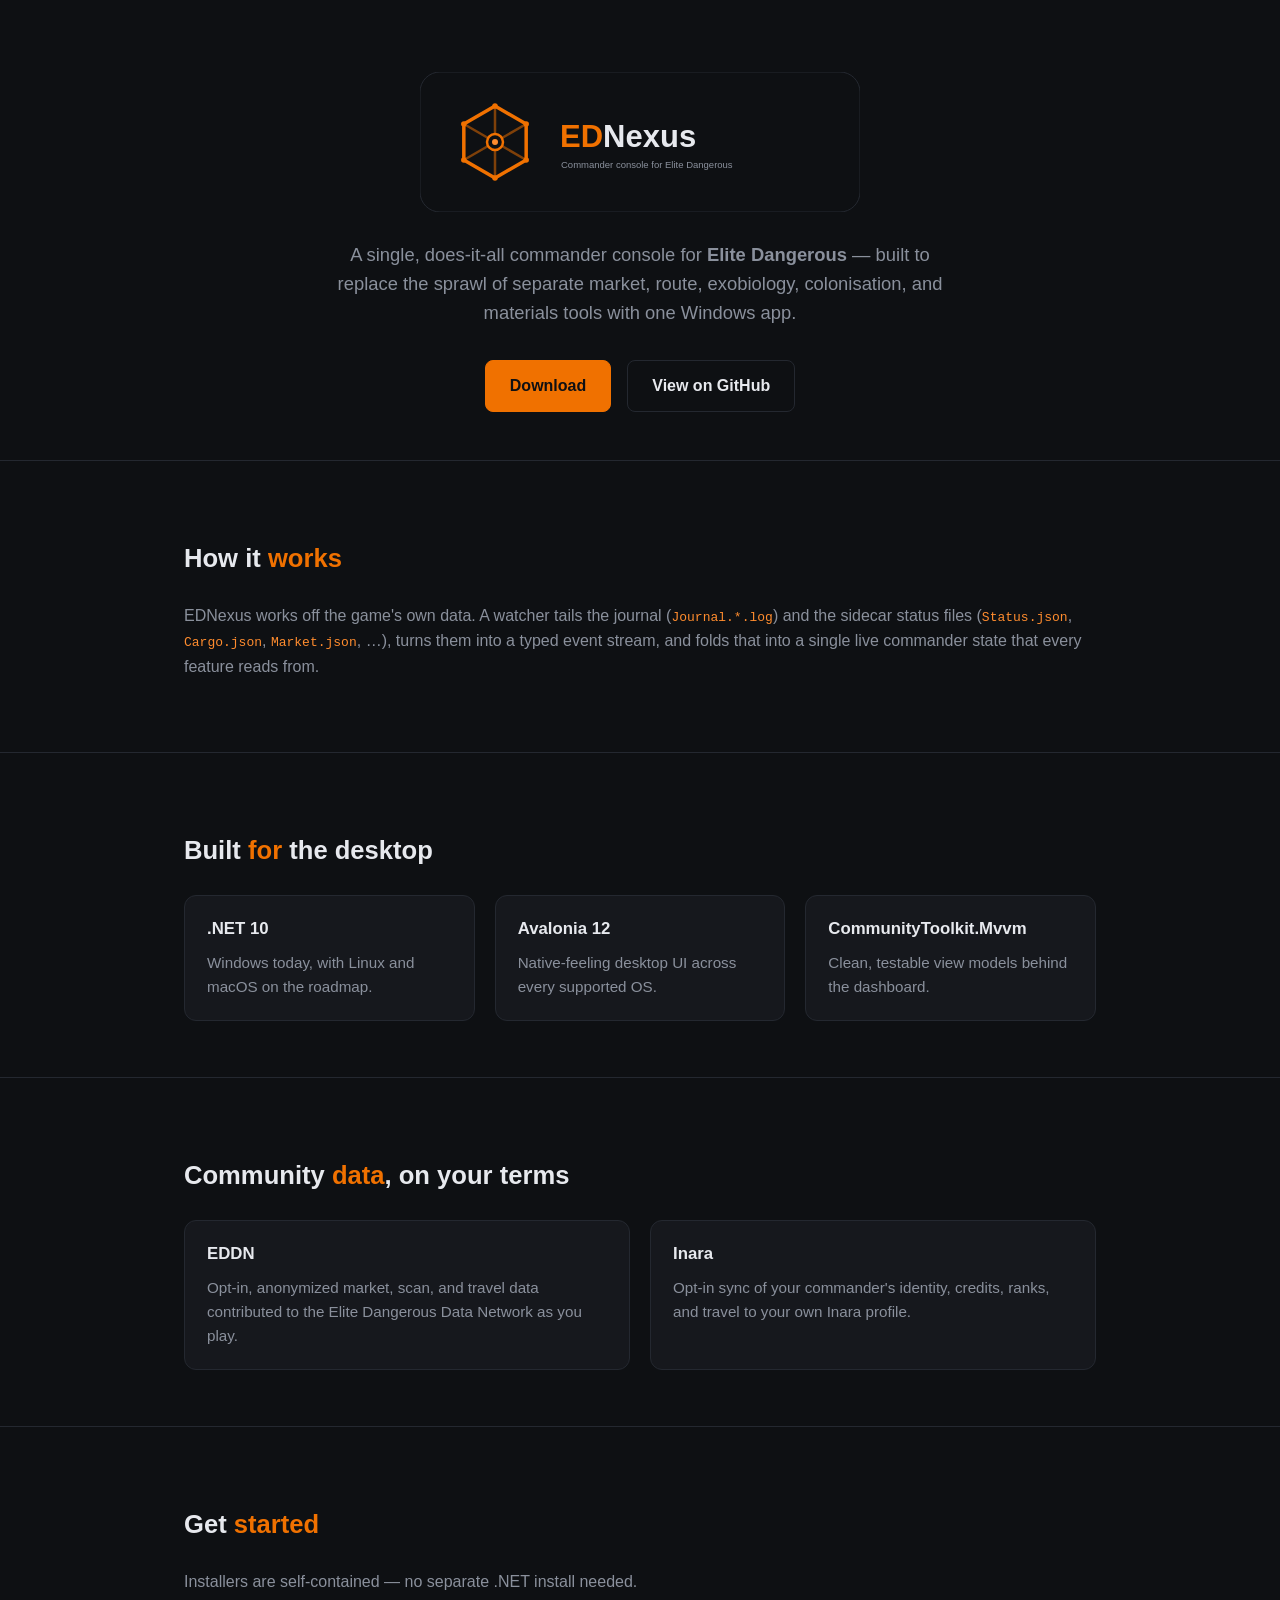
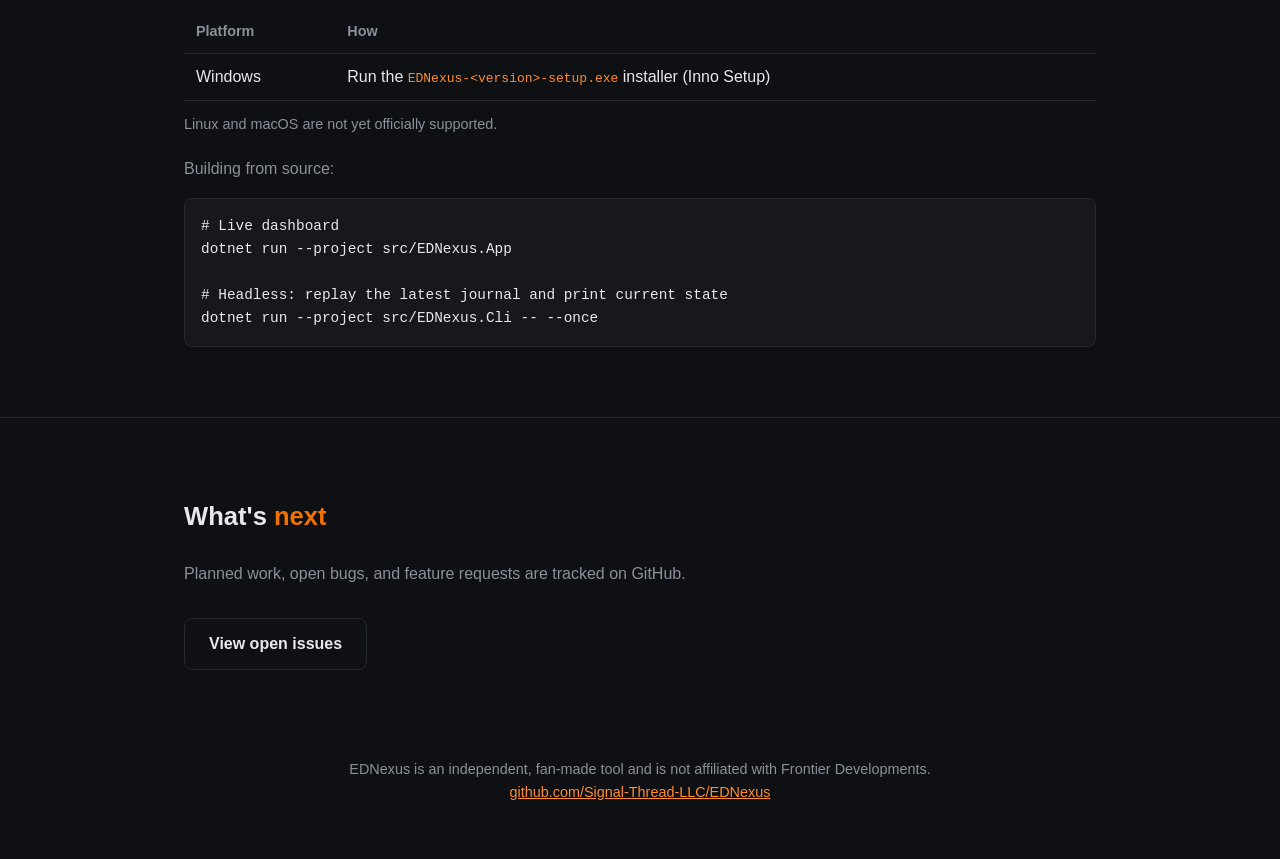
<file: docs/index.html>
<!DOCTYPE html>
<html lang="en">
<head>
<meta charset="UTF-8">
<meta name="viewport" content="width=device-width, initial-scale=1.0">
<title>EDNexus — Commander console for Elite Dangerous</title>
<meta name="description" content="EDNexus is a free, open-source commander console for Elite Dangerous — market &amp; trade route search, engineering blueprint tracking, exobiology, colonisation, and materials, all in one Windows app.">
<meta name="keywords" content="Elite Dangerous, Elite Dangerous tool, EDDN, journal parser, Elite Dangerous commander console, Elite Dangerous market tool, Elite Dangerous trade route planner, Elite Dangerous engineering, Elite Dangerous exobiology, Elite Dangerous colonisation tracker, Inara, Odyssey">
<meta name="robots" content="index, follow">
<link rel="canonical" href="https://signal-thread-llc.github.io/EDNexus/">
<link rel="icon" type="image/svg+xml" href="assets/logo/ednexus-icon.svg">

<meta property="og:type" content="website">
<meta property="og:site_name" content="EDNexus">
<meta property="og:title" content="EDNexus — Commander console for Elite Dangerous">
<meta property="og:description" content="A single, does-it-all commander console for Elite Dangerous — market, routes, exobiology, colonisation, and materials in one Windows app.">
<meta property="og:url" content="https://signal-thread-llc.github.io/EDNexus/">
<meta property="og:image" content="https://signal-thread-llc.github.io/EDNexus/assets/logo/ednexus-lockup.svg">

<meta name="twitter:card" content="summary_large_image">
<meta name="twitter:title" content="EDNexus — Commander console for Elite Dangerous">
<meta name="twitter:description" content="A single, does-it-all commander console for Elite Dangerous — market, routes, exobiology, colonisation, and materials in one Windows app.">
<meta name="twitter:image" content="https://signal-thread-llc.github.io/EDNexus/assets/logo/ednexus-lockup.svg">

<script type="application/ld+json">
{
  "@context": "https://schema.org",
  "@type": "SoftwareApplication",
  "name": "EDNexus",
  "url": "https://signal-thread-llc.github.io/EDNexus/",
  "description": "A single, does-it-all commander console for Elite Dangerous — market, routes, exobiology, colonisation, and materials in one Windows app.",
  "applicationCategory": "UtilitiesApplication",
  "operatingSystem": "Windows",
  "softwareVersion": "0.1.0",
  "offers": {
    "@type": "Offer",
    "price": "0",
    "priceCurrency": "USD"
  },
  "downloadUrl": "https://github.com/Signal-Thread-LLC/EDNexus/releases",
  "codeRepository": "https://github.com/Signal-Thread-LLC/EDNexus",
  "author": {
    "@type": "Organization",
    "name": "Signal & Thread LLC"
  }
}
</script>

<style>
  :root {
    --bg: #0E1013;
    --panel: #16181D;
    --border: #242830;
    --text: #E7E9EE;
    --muted: #8A909C;
    --accent: #F07100;
    --accent-bright: #FF8C2E;
  }
  * { box-sizing: border-box; }
  .visually-hidden {
    position: absolute;
    width: 1px; height: 1px;
    padding: 0; margin: -1px;
    overflow: hidden;
    clip: rect(0, 0, 0, 0);
    white-space: nowrap;
    border: 0;
  }
  html { scroll-behavior: smooth; }
  body {
    margin: 0;
    background: var(--bg);
    color: var(--text);
    font-family: "Segoe UI", Inter, Arial, sans-serif;
    line-height: 1.6;
  }
  a { color: var(--accent-bright); }
  .wrap { max-width: 960px; margin: 0 auto; padding: 0 24px; }

  header.hero {
    padding: 72px 0 48px;
    text-align: center;
    border-bottom: 1px solid var(--border);
  }
  header.hero img.lockup { max-width: 440px; width: 100%; height: auto; }
  header.hero p.tagline {
    color: var(--muted);
    font-size: 1.15rem;
    max-width: 620px;
    margin: 20px auto 0;
  }
  .cta { margin-top: 32px; display: flex; gap: 16px; justify-content: center; flex-wrap: wrap; }
  .btn {
    display: inline-block;
    padding: 12px 24px;
    border-radius: 8px;
    text-decoration: none;
    font-weight: 600;
    border: 1px solid var(--border);
  }
  .btn.primary { background: var(--accent); color: #0E1013; border-color: var(--accent); }
  .btn.primary:hover { background: var(--accent-bright); }
  .btn.secondary { color: var(--text); }
  .btn.secondary:hover { border-color: var(--accent); color: var(--accent-bright); }

  section { padding: 56px 0; border-bottom: 1px solid var(--border); }
  section:last-of-type { border-bottom: none; }
  h2 { font-size: 1.6rem; margin-bottom: 24px; }
  h2 .accent { color: var(--accent); }

  .grid {
    display: grid;
    grid-template-columns: repeat(auto-fit, minmax(220px, 1fr));
    gap: 20px;
  }
  .card {
    background: var(--panel);
    border: 1px solid var(--border);
    border-radius: 12px;
    padding: 20px 22px;
  }
  .card h3 { margin: 0 0 8px; font-size: 1.05rem; }
  .card p { margin: 0; color: var(--muted); font-size: 0.95rem; }

  table { width: 100%; border-collapse: collapse; }
  th, td { text-align: left; padding: 10px 12px; border-bottom: 1px solid var(--border); }
  th { color: var(--muted); font-weight: 600; font-size: 0.9rem; }

  pre {
    background: var(--panel);
    border: 1px solid var(--border);
    border-radius: 8px;
    padding: 16px;
    overflow-x: auto;
    font-size: 0.9rem;
  }
  code { color: var(--accent-bright); }
  pre code { color: inherit; }

  footer {
    padding: 32px 0 56px;
    text-align: center;
    color: var(--muted);
    font-size: 0.9rem;
  }
</style>
</head>
<body>

<header class="hero">
  <div class="wrap">
    <img class="lockup" src="assets/logo/ednexus-lockup.svg" alt="EDNexus — commander console for Elite Dangerous">
    <h1 class="visually-hidden">EDNexus — Commander Console for Elite Dangerous</h1>
    <p class="tagline">
      A single, does-it-all commander console for <strong>Elite Dangerous</strong> — built to replace
      the sprawl of separate market, route, exobiology, colonisation, and materials tools with one
      Windows app.
    </p>
    <div class="cta">
      <a class="btn primary" href="https://github.com/Signal-Thread-LLC/EDNexus/releases">Download</a>
      <a class="btn secondary" href="https://github.com/Signal-Thread-LLC/EDNexus">View on GitHub</a>
    </div>
  </div>
</header>

<section id="how-it-works">
  <div class="wrap">
    <h2>How it <span class="accent">works</span></h2>
    <p style="color:var(--muted)">
      EDNexus works off the game's own data. A watcher tails the journal (<code>Journal.*.log</code>)
      and the sidecar status files (<code>Status.json</code>, <code>Cargo.json</code>, <code>Market.json</code>, …),
      turns them into a typed event stream, and folds that into a single live commander state that
      every feature reads from.
    </p>
  </div>
</section>

<section id="stack">
  <div class="wrap">
    <h2>Built <span class="accent">for</span> the desktop</h2>
    <div class="grid">
      <div class="card">
        <h3>.NET 10</h3>
        <p>Windows today, with Linux and macOS on the roadmap.</p>
      </div>
      <div class="card">
        <h3>Avalonia 12</h3>
        <p>Native-feeling desktop UI across every supported OS.</p>
      </div>
      <div class="card">
        <h3>CommunityToolkit.Mvvm</h3>
        <p>Clean, testable view models behind the dashboard.</p>
      </div>
    </div>
  </div>
</section>

<section id="reporting">
  <div class="wrap">
    <h2>Community <span class="accent">data</span>, on your terms</h2>
    <div class="grid">
      <div class="card">
        <h3>EDDN</h3>
        <p>Opt-in, anonymized market, scan, and travel data contributed to the Elite Dangerous Data Network as you play.</p>
      </div>
      <div class="card">
        <h3>Inara</h3>
        <p>Opt-in sync of your commander's identity, credits, ranks, and travel to your own Inara profile.</p>
      </div>
    </div>
  </div>
</section>

<section id="install">
  <div class="wrap">
    <h2>Get <span class="accent">started</span></h2>
    <p style="color:var(--muted)">Installers are self-contained — no separate .NET install needed.</p>
    <table>
      <thead><tr><th>Platform</th><th>How</th></tr></thead>
      <tbody>
        <tr><td>Windows</td><td>Run the <code>EDNexus-&lt;version&gt;-setup.exe</code> installer (Inno Setup)</td></tr>
      </tbody>
    </table>
    <p style="margin-top:12px; color:var(--muted); font-size:0.9rem">Linux and macOS are not yet officially supported.</p>
    <p style="margin-top:20px; color:var(--muted)">Building from source:</p>
    <pre><code># Live dashboard
dotnet run --project src/EDNexus.App

# Headless: replay the latest journal and print current state
dotnet run --project src/EDNexus.Cli -- --once</code></pre>
  </div>
</section>

<section id="issues">
  <div class="wrap">
    <h2>What's <span class="accent">next</span></h2>
    <p style="color:var(--muted)">
      Planned work, open bugs, and feature requests are tracked on GitHub.
    </p>
    <div class="cta" style="justify-content:flex-start">
      <a class="btn secondary" href="https://github.com/Signal-Thread-LLC/EDNexus/issues">View open issues</a>
    </div>
  </div>
</section>

<footer>
  <div class="wrap">
    EDNexus is an independent, fan-made tool and is not affiliated with Frontier Developments.
    <br>
    <a href="https://github.com/Signal-Thread-LLC/EDNexus">github.com/Signal-Thread-LLC/EDNexus</a>
  </div>
</footer>

</body>
</html>
</file>
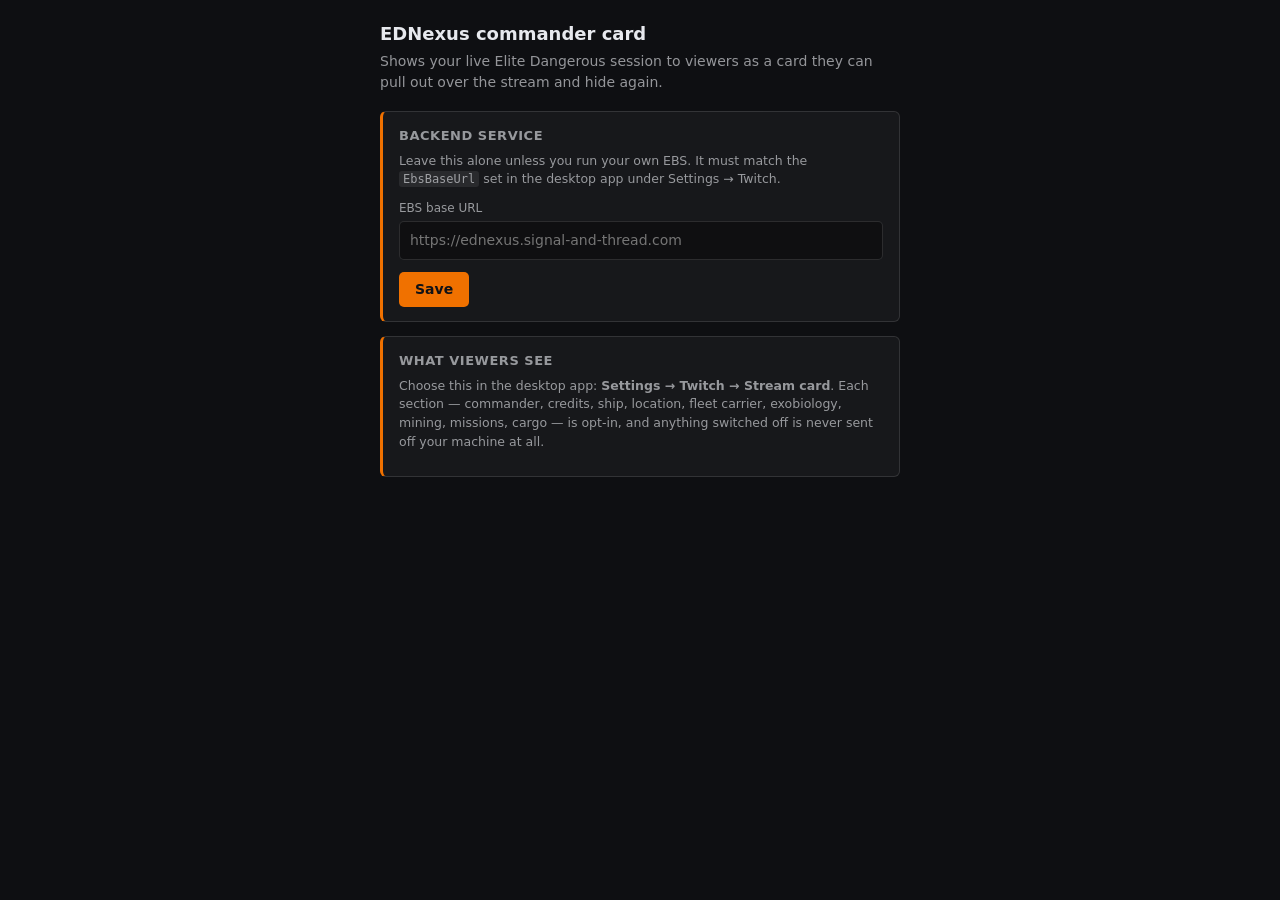
<file: extension/config.html>
<!DOCTYPE html>
<html lang="en">
<head>
  <meta charset="utf-8">
  <meta name="viewport" content="width=device-width, initial-scale=1">
  <title>EDNexus — Extension settings</title>
  <link rel="stylesheet" href="css/config.css">
</head>
<!--
  Broadcaster configuration page. Deliberately minimal: *what* viewers see is chosen in the EDNexus
  desktop app (Settings → Twitch), because that is where the data originates and where a section
  left switched off is never published in the first place. The only thing that belongs here is which
  EBS this channel's extension should read from.
-->
<body>
  <main class="wrap">
    <h1>EDNexus commander card</h1>
    <p class="lede">
      Shows your live Elite Dangerous session to viewers as a card they can pull out over the stream
      and hide again.
    </p>

    <section class="panel">
      <h2>Backend service</h2>
      <p class="hint">
        Leave this alone unless you run your own EBS. It must match the <code>EbsBaseUrl</code> set in
        the desktop app under Settings → Twitch.
      </p>
      <label class="field">
        <span class="field__label">EBS base URL</span>
        <input type="url" id="ebs" name="ebs" placeholder="https://ednexus.signal-and-thread.com" spellcheck="false">
      </label>
      <div class="actions">
        <button type="button" id="save" class="button">Save</button>
        <span class="status" id="status" role="status"></span>
      </div>
    </section>

    <section class="panel">
      <h2>What viewers see</h2>
      <p class="hint">
        Choose this in the desktop app: <strong>Settings → Twitch → Stream card</strong>. Each section
        — commander, credits, ship, location, fleet carrier, exobiology, mining, missions, cargo — is
        opt-in, and anything switched off is never sent off your machine at all.
      </p>
    </section>
  </main>

  <!-- Twitch's extension helper. Must load before our own scripts: it defines window.Twitch.ext,
       which carries auth, the configuration service and the PubSub subscription. -->
  <script src="https://extension-files.twitch.tv/helper/v1/twitch-ext.min.js"></script>
  <script src="js/config.js"></script>
</body>
</html>
</file>
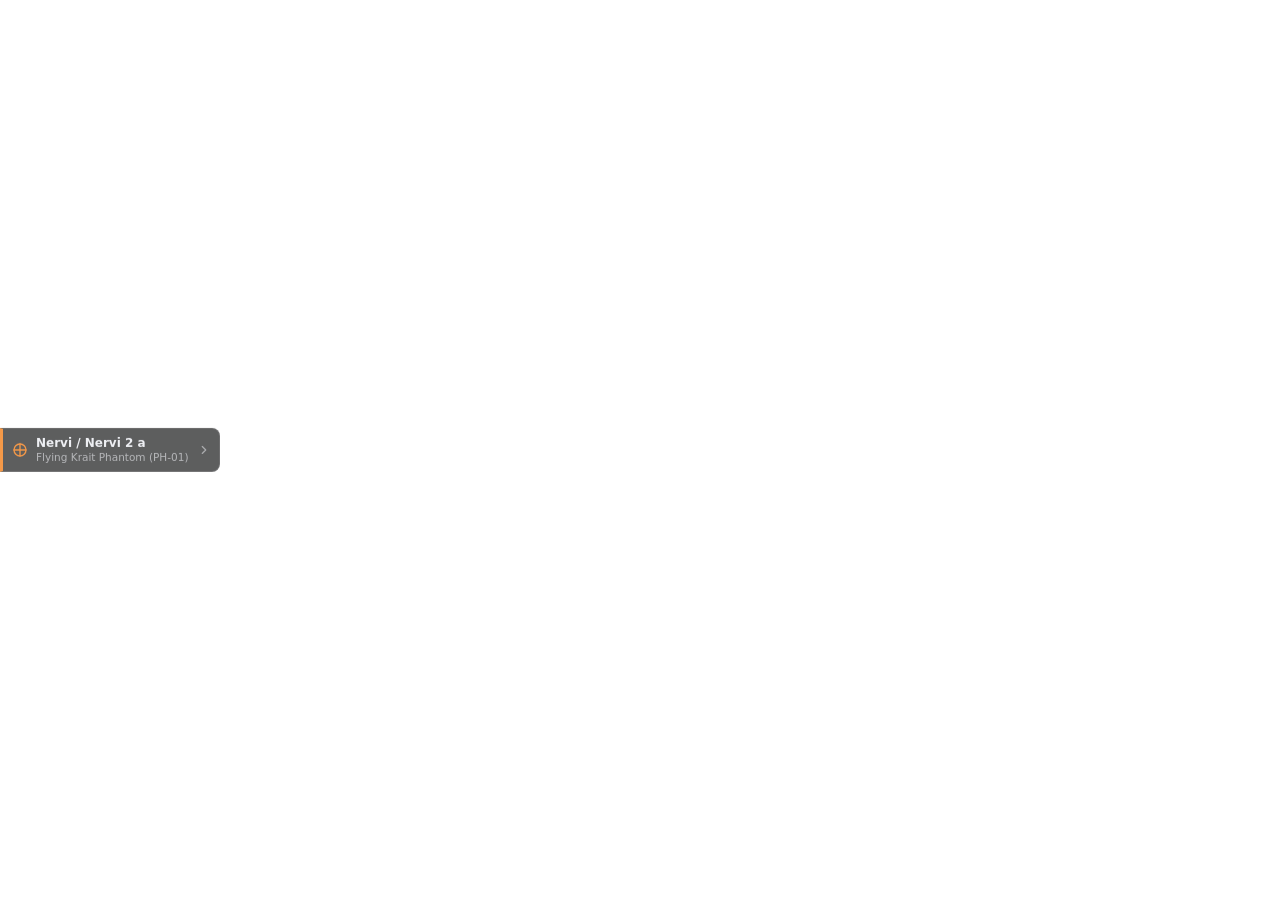
<file: extension/video_overlay.html>
<!DOCTYPE html>
<html lang="en">
<head>
  <meta charset="utf-8">
  <meta name="viewport" content="width=device-width, initial-scale=1">
  <title>EDNexus — Commander Card</title>
  <link rel="stylesheet" href="css/card.css">
</head>
<!--
  The overlay iframe covers the whole player, so the body itself must never intercept clicks —
  only the handle and the open panel do (see .ednx-root in card.css). Everything starts collapsed
  so a viewer who never opens the card sees nothing but a small tab.
-->
<body class="ednx-body">
  <div class="ednx-root" id="root" data-open="false" data-state="waiting">

    <!-- Collapsed state: the only thing on screen until a viewer asks for more. -->
    <button type="button" class="ednx-handle" id="handle" aria-expanded="false" aria-controls="panel">
      <span class="ednx-handle__mark" aria-hidden="true">
        <svg viewBox="0 0 24 24" width="16" height="16" fill="none" stroke="currentColor" stroke-width="2"
             stroke-linecap="round" stroke-linejoin="round">
          <circle cx="12" cy="12" r="9"></circle>
          <path d="M12 3v18M3 12h18"></path>
        </svg>
      </span>
      <span class="ednx-handle__text">
        <span class="ednx-handle__headline" id="handle-headline">Connecting…</span>
        <span class="ednx-handle__sub" id="handle-sub"></span>
      </span>
      <span class="ednx-handle__chevron" aria-hidden="true">
        <svg viewBox="0 0 24 24" width="14" height="14" fill="none" stroke="currentColor" stroke-width="2"
             stroke-linecap="round" stroke-linejoin="round">
          <path d="M9 18l6-6-6-6"></path>
        </svg>
      </span>
    </button>

    <!-- Expanded state: the card proper. Hidden from assistive tech while collapsed. -->
    <section class="ednx-panel" id="panel" aria-label="Commander information" hidden>
      <header class="ednx-panel__head">
        <div class="ednx-panel__title">
          <span class="ednx-panel__cmdr" id="cmdr-name">CMDR</span>
          <span class="ednx-panel__where" id="cmdr-where"></span>
        </div>
        <button type="button" class="ednx-close" id="close" aria-label="Hide commander card">
          <svg viewBox="0 0 24 24" width="16" height="16" fill="none" stroke="currentColor" stroke-width="2"
               stroke-linecap="round" stroke-linejoin="round">
            <path d="M18 6L6 18M6 6l12 12"></path>
          </svg>
        </button>
      </header>

      <!-- Sections are written by js/card.js; each one removes itself when the broadcaster
           has hidden it or the game has not reported anything for it yet. -->
      <div class="ednx-sections" id="sections"></div>

      <footer class="ednx-panel__foot">
        <span class="ednx-stale" id="stale" hidden>Waiting for an update…</span>
        <a class="ednx-brand" href="https://github.com/Signal-Thread-LLC/EDNexus" target="_blank" rel="noopener noreferrer">EDNexus</a>
      </footer>
    </section>
  </div>

  <!-- Twitch's extension helper. Must load before our own scripts: it defines window.Twitch.ext,
       which carries auth, the configuration service and the PubSub subscription. -->
  <script src="https://extension-files.twitch.tv/helper/v1/twitch-ext.min.js"></script>
  <script src="js/state.js"></script>
  <script src="js/card.js"></script>
</body>
</html>
</file>
<file: extension/css/config.css>
/* Broadcaster config page. Rendered inside the Twitch dashboard, which uses a dark surface. */

@import url("tokens.css");

:root {
  --ednx-bg: #0e0f12;
  --ednx-raised: rgba(255, 255, 255, 0.04);
  --ednx-line: rgba(255, 255, 255, 0.12);
}

* { box-sizing: border-box; }

body {
  margin: 0;
  padding: 20px;
  background: var(--ednx-bg);
  color: var(--ednx-ink);
  font-family: var(--ednx-font);
  font-size: 14px;
  line-height: 1.5;
}

.wrap { max-width: 520px; margin: 0 auto; }

h1 { margin: 0 0 4px; font-size: 18px; }
h2 { margin: 0 0 6px; font-size: 13px; letter-spacing: 0.04em; text-transform: uppercase; color: var(--ednx-ink-soft); }

.lede { margin: 0 0 18px; color: var(--ednx-ink-soft); }

.panel {
  margin-bottom: 14px;
  padding: 14px 16px;
  border: 1px solid var(--ednx-line);
  border-left: 3px solid var(--ednx-orange);
  border-radius: 6px;
  background: var(--ednx-raised);
}

.hint { margin: 0 0 10px; font-size: 12.5px; color: var(--ednx-ink-soft); }

code {
  padding: 1px 4px;
  border-radius: 3px;
  background: rgba(255, 255, 255, 0.08);
  font-family: ui-monospace, "Cascadia Mono", Consolas, monospace;
  font-size: 12px;
}

.field { display: block; }
.field__label { display: block; margin-bottom: 4px; font-size: 12px; color: var(--ednx-ink-soft); }

input[type="url"] {
  width: 100%;
  padding: 8px 10px;
  border: 1px solid var(--ednx-line);
  border-radius: 5px;
  background: rgba(0, 0, 0, 0.35);
  color: var(--ednx-ink);
  font: inherit;
}

input[type="url"]:focus { outline: 2px solid var(--ednx-orange); outline-offset: 1px; }

.actions { display: flex; align-items: center; gap: 12px; margin-top: 12px; }

.button {
  padding: 7px 16px;
  border: 0;
  border-radius: 5px;
  background: var(--ednx-orange);
  color: var(--ednx-on-brand);
  font: inherit;
  font-weight: 600;
  cursor: pointer;
}

.button:hover { filter: brightness(1.08); }
.button:focus-visible { outline: 2px solid var(--ednx-ink); outline-offset: 2px; }

.status { font-size: 12.5px; }
.status--ok { color: var(--ednx-good); }
.status--error { color: var(--ednx-bad); }
</file>
<file: extension/css/card.css>
/*
 * EDNexus commander card — Twitch video overlay.
 *
 * Two rules shape everything here:
 *  1. The iframe covers the whole player. Nothing but the handle and the open panel may take
 *     pointer events, or the viewer loses the ability to click the stream behind it.
 *  2. A stream is already busy. The collapsed handle is deliberately small and low-contrast until
 *     hovered; the panel only exists once a viewer asks for it.
 */

@import url("tokens.css");

:root {
  /* 0.38 measured 3.2:1 on the panel, under the 4.5:1 minimum, and this carries the section
     headings at 9.5px and the empty-state message. 0.55 measures 5.7:1 on a dark player and 5.3:1
     with a bright video behind the 92%-opaque panel — both still hold at the reconciled --ednx-ink. */
  --ednx-bg: rgba(10, 11, 13, 0.92);
  --ednx-bg-raised: rgba(255, 255, 255, 0.05);
  --ednx-line: rgba(255, 255, 255, 0.1);
  --ednx-radius: 8px;
  --ednx-gap: 10px;
  --ednx-panel-w: 310px;
}

* { box-sizing: border-box; }

html, body {
  margin: 0;
  padding: 0;
  height: 100%;
  background: transparent;
  font-family: var(--ednx-font);
  color: var(--ednx-ink);
  -webkit-font-smoothing: antialiased;
}

/* The overlay must be click-through everywhere the card is not. */
.ednx-body { pointer-events: none; overflow: hidden; }

.ednx-root {
  position: absolute;
  top: 50%;
  left: 0;
  transform: translateY(-50%);
  display: flex;
  align-items: flex-start;
  gap: 0;
  max-height: 92vh;
  pointer-events: none;
}

/* ---------------------------------------------------------------- handle -- */

.ednx-handle {
  pointer-events: auto;
  display: flex;
  align-items: center;
  gap: 8px;
  max-width: 230px;
  margin: 0;
  padding: 7px 8px 7px 9px;
  border: 1px solid var(--ednx-line);
  border-left: 3px solid var(--ednx-orange);
  border-radius: 0 var(--ednx-radius) var(--ednx-radius) 0;
  background: var(--ednx-bg);
  color: var(--ednx-ink);
  font: inherit;
  text-align: left;
  cursor: pointer;
  opacity: 0.72;
  backdrop-filter: blur(6px);
  transition: opacity 140ms ease, transform 140ms ease, background-color 140ms ease;
}

.ednx-handle:hover,
.ednx-handle:focus-visible { opacity: 1; transform: translateX(2px); }

.ednx-handle:focus-visible { outline: 2px solid var(--ednx-orange); outline-offset: 2px; }

/* While the panel is open the handle collapses to a sliver — the panel has its own close button. */
.ednx-root[data-open="true"] .ednx-handle { display: none; }

.ednx-handle__mark { display: flex; color: var(--ednx-orange); flex: none; }

.ednx-handle__text { display: flex; flex-direction: column; min-width: 0; line-height: 1.25; }

.ednx-handle__headline {
  font-size: 12px;
  font-weight: 600;
  white-space: nowrap;
  overflow: hidden;
  text-overflow: ellipsis;
}

.ednx-handle__sub {
  font-size: 10.5px;
  color: var(--ednx-ink-soft);
  white-space: nowrap;
  overflow: hidden;
  text-overflow: ellipsis;
}

.ednx-handle__sub:empty { display: none; }

.ednx-handle__chevron { display: flex; color: var(--ednx-ink-faint); flex: none; }

/* ----------------------------------------------------------------- panel -- */

/* `display: flex` below would otherwise beat the user agent's [hidden] rule. */
.ednx-panel[hidden] { display: none; }

.ednx-panel {
  pointer-events: auto;
  display: flex;
  flex-direction: column;
  width: var(--ednx-panel-w);
  /* vh, not a percentage: the flex row above it is auto-height, so a percentage would not resolve
     and the card would run off the bottom of tall sessions. */
  max-height: 92vh;
  border: 1px solid var(--ednx-line);
  border-left: 3px solid var(--ednx-orange);
  border-radius: 0 var(--ednx-radius) var(--ednx-radius) 0;
  background: var(--ednx-bg);
  backdrop-filter: blur(10px);
  box-shadow: 0 10px 34px rgba(0, 0, 0, 0.5);
  animation: ednx-slide-in 160ms ease-out;
  overflow: hidden;
}

@keyframes ednx-slide-in {
  from { opacity: 0; transform: translateX(-12px); }
  to { opacity: 1; transform: translateX(0); }
}

@media (prefers-reduced-motion: reduce) {
  .ednx-panel { animation: none; }
  .ednx-handle { transition: none; }
}

.ednx-panel__head {
  display: flex;
  align-items: flex-start;
  justify-content: space-between;
  gap: 8px;
  padding: 10px 10px 8px 12px;
  border-bottom: 1px solid var(--ednx-line);
}

.ednx-panel__title { display: flex; flex-direction: column; min-width: 0; }

.ednx-panel__cmdr {
  font-size: 13px;
  font-weight: 700;
  letter-spacing: 0.02em;
  white-space: nowrap;
  overflow: hidden;
  text-overflow: ellipsis;
}

.ednx-panel__where {
  font-size: 11px;
  color: var(--ednx-orange);
  white-space: nowrap;
  overflow: hidden;
  text-overflow: ellipsis;
}

.ednx-close {
  flex: none;
  display: flex;
  padding: 3px;
  border: 0;
  border-radius: 4px;
  background: transparent;
  color: var(--ednx-ink-faint);
  cursor: pointer;
}

.ednx-close:hover { color: var(--ednx-ink); background: var(--ednx-bg-raised); }
.ednx-close:focus-visible { outline: 2px solid var(--ednx-orange); outline-offset: 1px; }

/* -------------------------------------------------------------- sections -- */

.ednx-sections {
  overflow-y: auto;
  overscroll-behavior: contain;
  padding: 2px 0;
}

.ednx-sections::-webkit-scrollbar { width: 6px; }
.ednx-sections::-webkit-scrollbar-thumb { background: var(--ednx-line); border-radius: 3px; }

.ednx-section { padding: 9px 12px; border-bottom: 1px solid var(--ednx-line); }
.ednx-section:last-child { border-bottom: 0; }

.ednx-section__title {
  margin: 0 0 6px;
  font-size: 9.5px;
  font-weight: 700;
  letter-spacing: 0.1em;
  text-transform: uppercase;
  color: var(--ednx-ink-faint);
}

/* Label/value rows — the backbone of most sections. */
.ednx-rows { display: grid; grid-template-columns: auto 1fr; gap: 3px 10px; font-size: 11.5px; }
.ednx-rows dt { color: var(--ednx-ink-soft); white-space: nowrap; }
.ednx-rows dd {
  margin: 0;
  text-align: right;
  font-variant-numeric: tabular-nums;
  overflow: hidden;
  text-overflow: ellipsis;
  white-space: nowrap;
}

.ednx-num { font-family: var(--ednx-mono); }

/* Meters: fuel, rank progress, sample runs. */
.ednx-meter {
  position: relative;
  height: 4px;
  margin-top: 4px;
  border-radius: 2px;
  background: var(--ednx-bg-raised);
  overflow: hidden;
}

.ednx-meter__fill { height: 100%; border-radius: 2px; background: var(--ednx-orange); }
.ednx-meter__fill--low { background: var(--ednx-bad); }

.ednx-ranks { display: flex; flex-direction: column; gap: 6px; }
.ednx-rank__line { display: flex; justify-content: space-between; gap: 8px; font-size: 11.5px; }
.ednx-rank__name { color: var(--ednx-ink-soft); }
.ednx-rank__value { font-weight: 600; }

.ednx-elite { color: var(--ednx-orange); }

/* Pips for the three-sample exobiology run. */
.ednx-pips { display: inline-flex; gap: 3px; vertical-align: middle; }
.ednx-pip { width: 7px; height: 7px; border: 1px solid var(--ednx-orange-dim); border-radius: 50%; }
.ednx-pip--on { background: var(--ednx-orange); border-color: var(--ednx-orange); }

.ednx-tag {
  display: inline-block;
  padding: 1px 5px;
  border-radius: 3px;
  background: var(--ednx-bg-raised);
  color: var(--ednx-ink-soft);
  font-size: 10px;
}

.ednx-more { margin-top: 5px; font-size: 10.5px; color: var(--ednx-ink-faint); }

.ednx-empty { padding: 18px 12px; text-align: center; font-size: 11.5px; color: var(--ednx-ink-faint); }

/* ------------------------------------------------------------------ foot -- */

.ednx-panel__foot {
  display: flex;
  align-items: center;
  justify-content: space-between;
  gap: 8px;
  padding: 6px 12px;
  border-top: 1px solid var(--ednx-line);
  font-size: 10px;
  color: var(--ednx-ink-faint);
}

.ednx-brand { color: var(--ednx-ink-faint); text-decoration: none; letter-spacing: 0.06em; }
.ednx-brand:hover { color: var(--ednx-orange); }

.ednx-stale { color: var(--ednx-warning); }

/* Short players (mobile portrait, small theatre mode) get a shorter, narrower card. */
@media (max-height: 420px) {
  .ednx-root { max-height: 100vh; top: 0; transform: none; }
  .ednx-panel { max-height: 100vh; }
  :root { --ednx-panel-w: 260px; }
}
</file>
